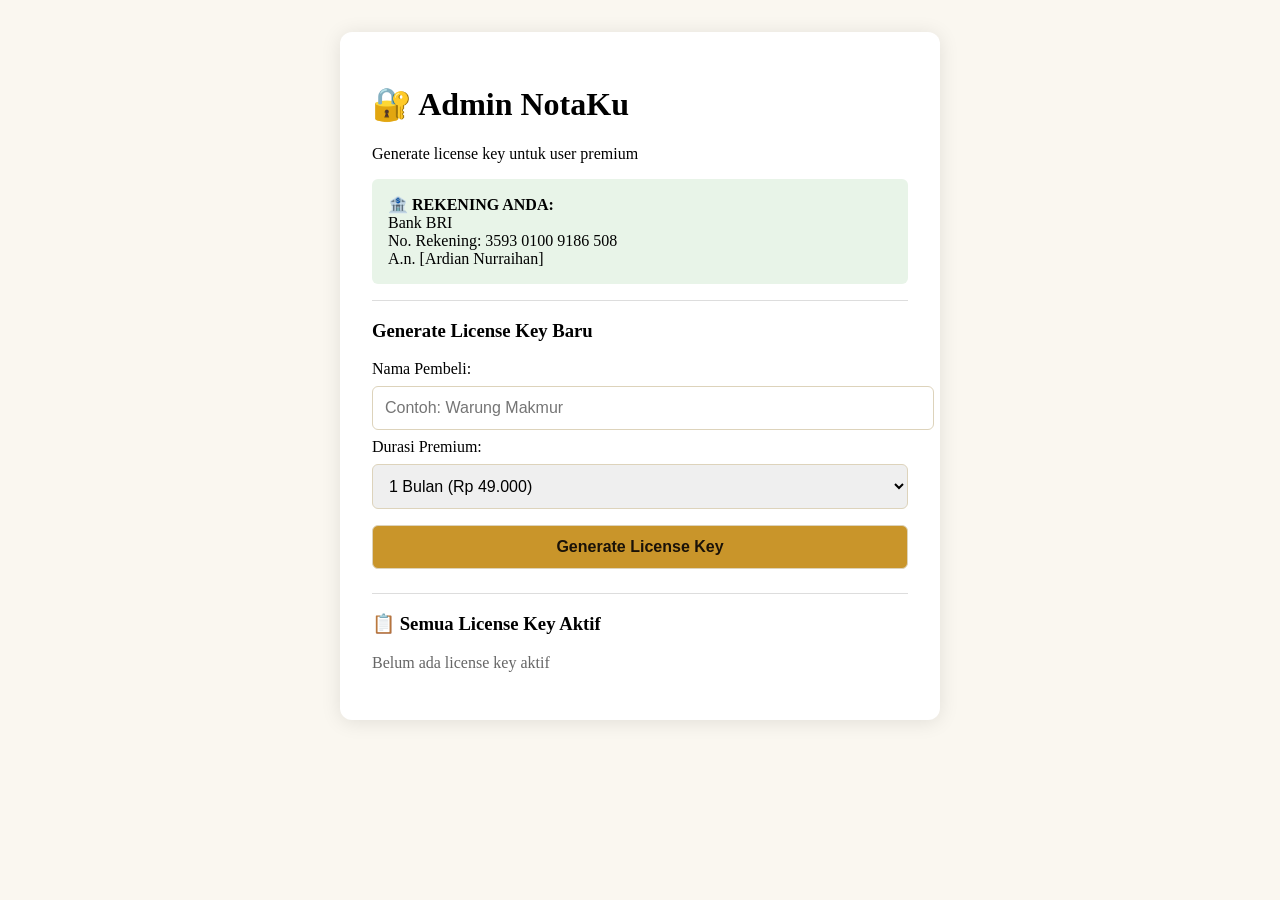
<file: admin-generate-key.html>
<!DOCTYPE html>
<html lang="id">
<head>
    <meta charset="UTF-8">
    <meta name="viewport" content="width=device-width, initial-scale=1.0">
    <title>Admin NotaKu - Generate License Key</title>
    <style>
        body {
            font-family: 'Lora', serif;
            background: #faf7f0;
            padding: 2rem;
            max-width: 600px;
            margin: 0 auto;
        }
        .card {
            background: white;
            border-radius: 12px;
            padding: 2rem;
            box-shadow: 0 2px 20px rgba(0,0,0,0.1);
        }
        input, select, button {
            width: 100%;
            padding: 0.75rem;
            margin: 0.5rem 0;
            border: 1px solid #ddd3bb;
            border-radius: 6px;
            font-size: 1rem;
        }
        button {
            background: #c9952a;
            color: #1a1208;
            font-weight: bold;
            cursor: pointer;
        }
        .generated-key {
            background: #f2ead8;
            padding: 1rem;
            border-radius: 6px;
            font-family: monospace;
            font-size: 1.2rem;
            text-align: center;
            margin: 1rem 0;
        }
        .bank-info {
            background: #e8f4e8;
            padding: 1rem;
            border-radius: 6px;
            margin-bottom: 1rem;
        }
        hr {
            border: none;
            border-top: 1px solid #ddd;
            margin: 1rem 0;
        }
    </style>
</head>
<body>
    <div class="card">
        <h1>🔐 Admin NotaKu</h1>
        <p>Generate license key untuk user premium</p>
        
        <div class="bank-info">
            <strong>🏦 REKENING ANDA:</strong><br>
            Bank BRI<br>
            No. Rekening: 3593 0100 9186 508<br>
            A.n. [Ardian Nurraihan]
        </div>
        
        <hr>
        
        <h3>Generate License Key Baru</h3>
        <label>Nama Pembeli:</label>
        <input type="text" id="buyerName" placeholder="Contoh: Warung Makmur">
        
        <label>Durasi Premium:</label>
        <select id="duration">
            <option value="30">1 Bulan (Rp 49.000)</option>
            <option value="365">1 Tahun (Rp 499.000) - Hemat 15%</option>
        </select>
        
        <button onclick="generateLicenseKey()">Generate License Key</button>
        
        <div id="result" style="display:none;">
            <h3>✅ License Key:</h3>
            <div class="generated-key" id="licenseKey"></div>
            <p style="font-size:0.8rem; color:#666;">Kirim kode ini ke pembeli melalui WhatsApp/Email</p>
        </div>
        
        <hr>
        
        <h3>📋 Semua License Key Aktif</h3>
        <div id="keyList"></div>
    </div>

    <script>
        // Load existing keys dari localStorage
        let allKeys = JSON.parse(localStorage.getItem('notaku_all_license_keys') || '[]');
        
        function saveKeys() {
            localStorage.setItem('notaku_all_license_keys', JSON.stringify(allKeys));
        }
        
        function generateLicenseKey() {
            const buyerName = document.getElementById('buyerName').value.trim();
            const duration = parseInt(document.getElementById('duration').value);
            
            if (!buyerName) {
                alert('Masukkan nama pembeli!');
                return;
            }
            
            // Generate random key format: NOTAKU-XXXX-XXXX-XXXX
            const randomPart = () => Math.random().toString(36).substring(2, 6).toUpperCase();
            const key = `NOTAKU-${randomPart()}-${randomPart()}-${randomPart()}`;
            
            const expiresAt = new Date();
            expiresAt.setDate(expiresAt.getDate() + duration);
            
            const newKey = {
                key: key,
                buyerName: buyerName,
                createdAt: new Date().toISOString(),
                expiresAt: expiresAt.toISOString(),
                duration: duration,
                isActive: true
            };
            
            allKeys.push(newKey);
            saveKeys();
            updatePremiumJS();
            
            // Tampilkan hasil
            document.getElementById('result').style.display = 'block';
            document.getElementById('licenseKey').innerHTML = key;
            
            // Reset form sedikit
            document.getElementById('buyerName').value = '';
            
            // Refresh daftar
            displayAllKeys();
            
            // Copy ke clipboard otomatis
            navigator.clipboard.writeText(key);
            alert('✅ Key berhasil dibuat dan sudah di-copy!');
        }
        
        function displayAllKeys() {
            const container = document.getElementById('keyList');
            const activeKeys = allKeys.filter(k => new Date(k.expiresAt) > new Date());
            
            if (activeKeys.length === 0) {
                container.innerHTML = '<p style="color:#666;">Belum ada license key aktif</p>';
                return;
            }
            
            container.innerHTML = activeKeys.map(k => `
                <div style="border-bottom:1px solid #ddd; padding:0.5rem 0;">
                    <strong>${k.key}</strong><br>
                    Pembeli: ${k.buyerName}<br>
                    Expired: ${new Date(k.expiresAt).toLocaleDateString('id-ID')}
                    <button onclick="deleteKey('${k.key}')" style="background:#c0431a; padding:0.2rem 0.5rem; width:auto; margin-top:0.3rem;">Hapus</button>
                </div>
            `).join('');
        }
        
        function deleteKey(key) {
            if (confirm(`Hapus key ${key}?`)) {
                allKeys = allKeys.filter(k => k.key !== key);
                saveKeys();
                updatePremiumJS();
                displayAllKeys();
            }
        }
        
        function updatePremiumJS() {
            // Update file premium.js dengan keys terbaru
            const activeKeys = allKeys.filter(k => new Date(k.expiresAt) > new Date());
            const validKeysArray = activeKeys.map(k => k.key);
            
            const premiumJSCode = `// premium.js - Sistem License Key (Auto-generated by admin)
const PREMIUM_CONFIG = {
  validKeys: ${JSON.stringify(validKeysArray)},
  
  isPremium: function() {
    const saved = localStorage.getItem('notaku_premium_key');
    return saved && this.validKeys.includes(saved);
  },
  
  activate: function(key) {
    if (this.validKeys.includes(key)) {
      localStorage.setItem('notaku_premium_key', key);
      // Cari expired date dari key yang diaktivasi
      const keyData = ${JSON.stringify(activeKeys)}.find(k => k.key === key);
      if (keyData) {
        localStorage.setItem('notaku_premium_until', keyData.expiresAt);
      } else {
        localStorage.setItem('notaku_premium_until', new Date(Date.now() + 30*24*60*60*1000).toISOString());
      }
      return true;
    }
    return false;
  },
  
  isExpired: function() {
    const until = localStorage.getItem('notaku_premium_until');
    if (!until) return true;
    return new Date(until) < new Date();
  }
};

window.PremiumAPI = PREMIUM_CONFIG;`;
            
            // Tampilkan instruksi update
            console.log('Premium keys updated. Copy kode di bawah ke premium.js');
            document.getElementById('keyList').innerHTML += `
                <div style="background:#ffffcc; padding:1rem; margin-top:1rem;">
                    ⚠️ <strong>PENTING:</strong> Copy kode di bawah dan <strong>ganti isi file premium.js</strong> di GitHub:<br>
                    <textarea id="premiumCode" style="width:100%; height:200px; font-size:10px;">${premiumJSCode}</textarea>
                    <button onclick="copyPremiumCode()" style="margin-top:0.5rem;">Copy Kode</button>
                </div>
            `;
        }
        
        function copyPremiumCode() {
            const code = document.getElementById('premiumCode');
            code.select();
            document.execCommand('copy');
            alert('Kode premium.js sudah di-copy! Sekarang paste di GitHub');
        }
        
        // Tampilkan semua key saat load
        displayAllKeys();
    </script>
</body>
</html>
</file>
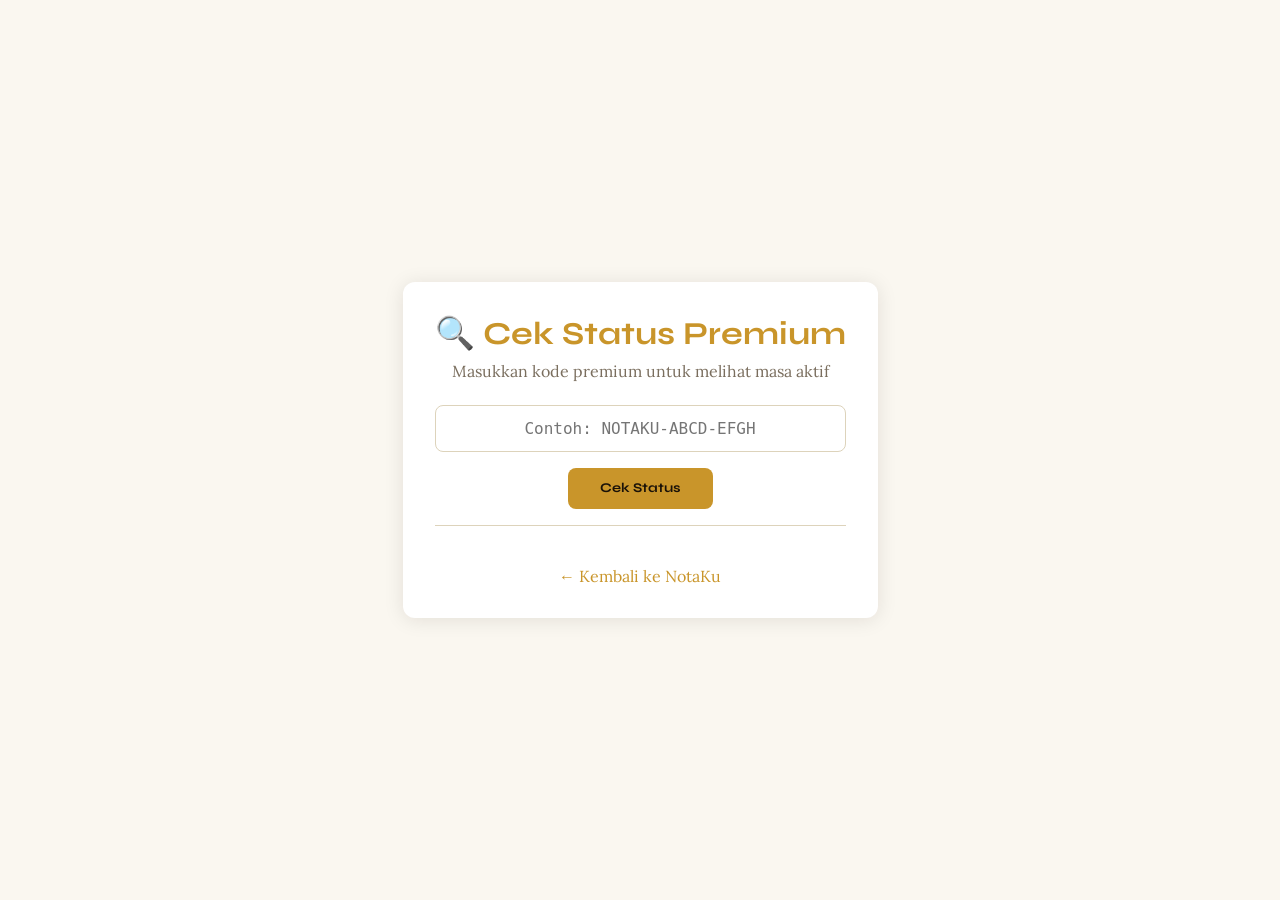
<file: check-premium.html>
<!DOCTYPE html>
<html lang="id">
<head>
  <meta charset="UTF-8" />
  <meta name="viewport" content="width=device-width, initial-scale=1.0"/>
  <title>Cek Status Premium - NotaKu</title>
  <link href="https://fonts.googleapis.com/css2?family=Syne:wght@400;600;700;800&family=Lora:ital,wght@0,400;0,600;1,400&display=swap" rel="stylesheet"/>
  <style>
    * { margin: 0; padding: 0; box-sizing: border-box; }
    body {
      font-family: 'Lora', serif;
      background: #faf7f0;
      color: #1a1208;
      min-height: 100vh;
      display: flex;
      justify-content: center;
      align-items: center;
      padding: 1rem;
    }
    .container {
      max-width: 500px;
      background: white;
      border-radius: 12px;
      padding: 2rem;
      box-shadow: 0 2px 20px rgba(26,18,8,0.1);
      text-align: center;
    }
    h1 {
      font-family: 'Syne', sans-serif;
      color: #c9952a;
      margin-bottom: 0.5rem;
    }
    .subtitle {
      color: #7a6e5e;
      margin-bottom: 1.5rem;
    }
    input {
      width: 100%;
      padding: 0.8rem;
      border: 1.5px solid #ddd3bb;
      border-radius: 8px;
      font-size: 1rem;
      margin-bottom: 1rem;
      font-family: monospace;
      text-align: center;
    }
    button {
      background: #c9952a;
      color: #1a1208;
      border: none;
      padding: 0.8rem 2rem;
      border-radius: 8px;
      font-family: 'Syne', sans-serif;
      font-weight: bold;
      cursor: pointer;
      transition: all 0.2s;
    }
    button:hover {
      background: #e8b84b;
      transform: translateY(-2px);
    }
    .result {
      margin-top: 1.5rem;
      padding: 1rem;
      border-radius: 8px;
      display: none;
    }
    .result.active {
      display: block;
    }
    .premium-active {
      background: #e8f5e8;
      border: 1px solid #2a7a4b;
      color: #2a7a4b;
    }
    .premium-inactive {
      background: #fff3cd;
      border: 1px solid #c9952a;
      color: #856404;
    }
    .premium-expired {
      background: #f8d7da;
      border: 1px solid #c0431a;
      color: #c0431a;
    }
    .back-link {
      display: inline-block;
      margin-top: 1.5rem;
      color: #c9952a;
      text-decoration: none;
    }
    hr { margin: 1rem 0; border: none; border-top: 1px solid #ddd3bb; }
  </style>
</head>
<body>
  <div class="container">
    <h1>🔍 Cek Status Premium</h1>
    <p class="subtitle">Masukkan kode premium untuk melihat masa aktif</p>
    
    <input type="text" id="checkKey" placeholder="Contoh: NOTAKU-ABCD-EFGH" autocomplete="off">
    <button onclick="checkStatus()">Cek Status</button>
    
    <div id="result" class="result"></div>
    
    <hr>
    <a href="/" class="back-link">← Kembali ke NotaKu</a>
  </div>

  <script>
    // Data license keys yang valid (sinkron dengan premium.js)
    const validKeys = ["DEMO-PREMIUM-2025"];
    
    // Data tambahan (bisa ditambah dari localStorage admin)
    let additionalKeys = [];
    
    // Load dari localStorage
    try {
      const saved = localStorage.getItem('notaku_all_license_keys');
      if (saved) {
        const keys = JSON.parse(saved);
        additionalKeys = keys.filter(k => new Date(k.expiresAt) > new Date()).map(k => k.key);
      }
    } catch(e) {}
    
    const allValidKeys = [...validKeys, ...additionalKeys];
    
    function checkStatus() {
      const key = document.getElementById('checkKey').value.trim().toUpperCase();
      const resultDiv = document.getElementById('result');
      
      if (!key) {
        resultDiv.className = 'result premium-inactive active';
        resultDiv.innerHTML = '❌ Masukkan kode premium terlebih dahulu.';
        return;
      }
      
      // Cek apakah kode valid
      if (allValidKeys.includes(key)) {
        // Cek apakah sudah tersimpan di localStorage user
        const savedKey = localStorage.getItem('notaku_premium_key');
        const savedUntil = localStorage.getItem('notaku_premium_until');
        
        if (savedKey === key && savedUntil) {
          const expiryDate = new Date(savedUntil);
          const now = new Date();
          
          if (expiryDate > now) {
            const daysLeft = Math.ceil((expiryDate - now) / (1000 * 60 * 60 * 24));
            resultDiv.className = 'result premium-active active';
            resultDiv.innerHTML = `
              ✅ <strong>PREMIUM AKTIF</strong><br>
              Kode: ${key}<br>
              Masa aktif sampai: ${expiryDate.toLocaleDateString('id-ID')}<br>
              Sisa: ${daysLeft} hari lagi
            `;
          } else {
            resultDiv.className = 'result premium-expired active';
            resultDiv.innerHTML = `
              ⚠️ <strong>PREMIUM KADALUARSA</strong><br>
              Kode: ${key}<br>
              Masa aktif sudah berakhir pada: ${expiryDate.toLocaleDateString('id-ID')}<br>
              Silakan perpanjang premium untuk kembali menikmati fitur eksklusif.
            `;
          }
        } else {
          // Kode valid tapi belum diaktivasi di browser ini
          resultDiv.className = 'result premium-active active';
          resultDiv.innerHTML = `
            ✅ <strong>KODE VALID</strong><br>
            Kode: ${key}<br>
            Kode ini dapat digunakan untuk aktivasi premium.<br>
            Masukkan kode di halaman utama NotaKu pada form "Sudah punya kode premium?".
          `;
        }
      } else {
        resultDiv.className = 'result premium-inactive active';
        resultDiv.innerHTML = `
          ❌ <strong>KODE TIDAK VALID</strong><br>
          Kode "${key}" tidak ditemukan dalam sistem.<br>
          Pastikan kode yang dimasukkan benar atau hubungi admin untuk mendapatkan kode premium.
        `;
      }
    }
    
    // Allow enter key
    document.getElementById('checkKey').addEventListener('keypress', function(e) {
      if (e.key === 'Enter') checkStatus();
    });
  </script>
</body>
</html>
</file>
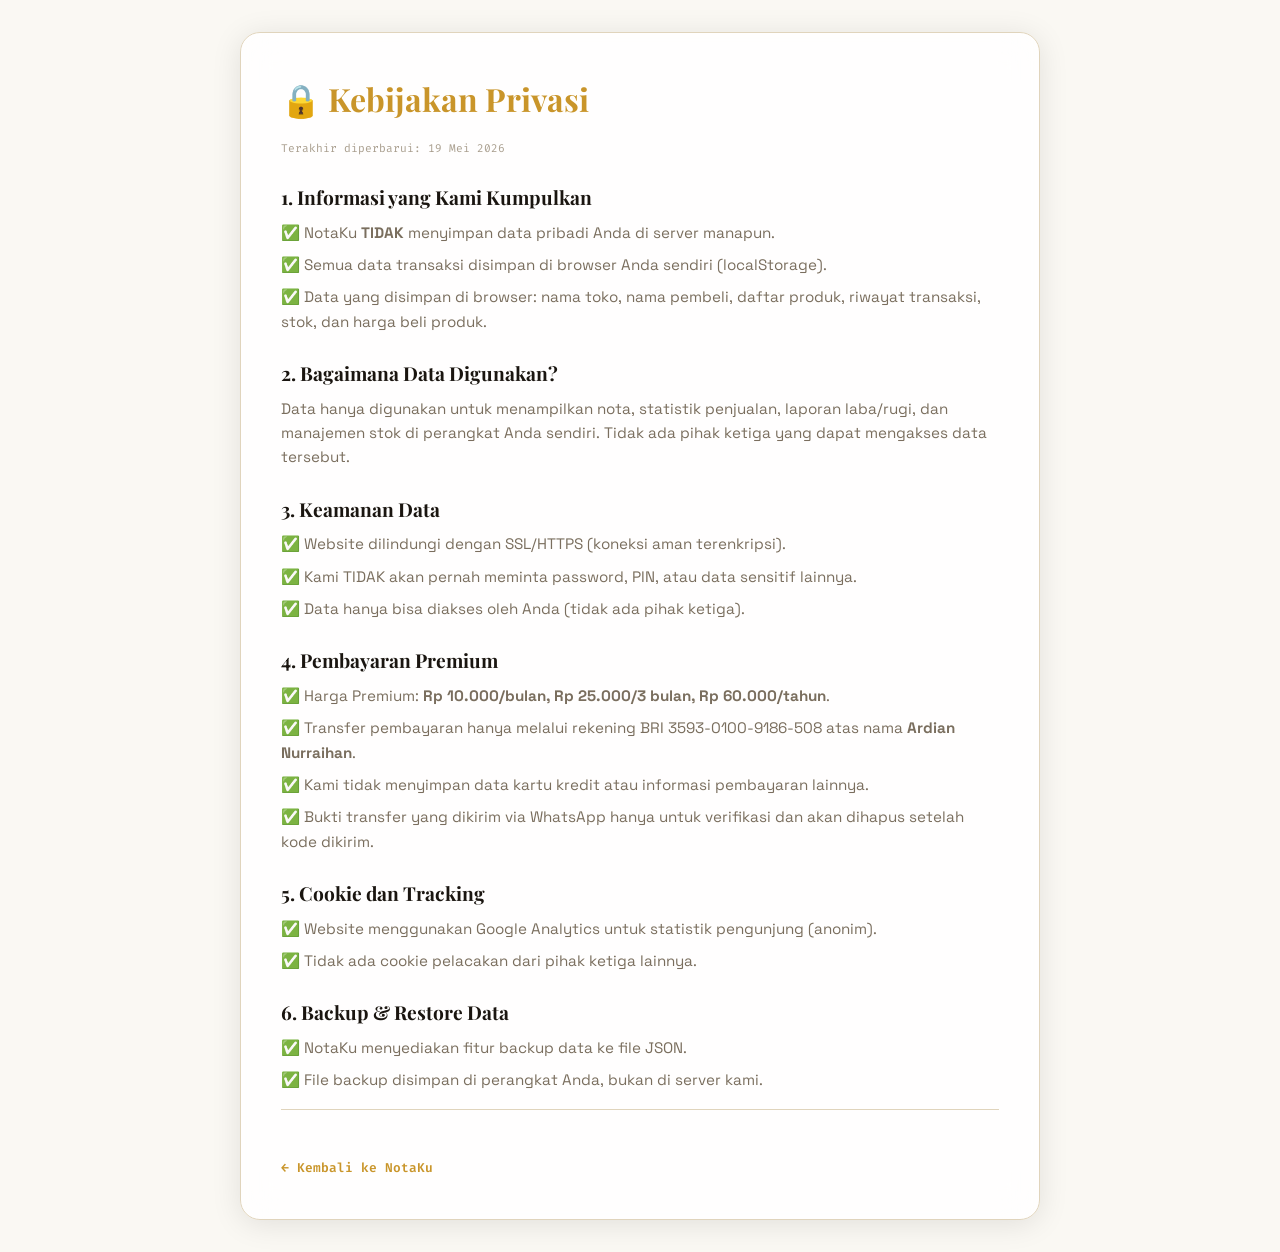
<file: privacy.html>
<!DOCTYPE html>
<html lang="id">
<head>
  <meta charset="UTF-8" />
  <meta name="viewport" content="width=device-width, initial-scale=1.0, viewport-fit=cover" />
  <title>Kebijakan Privasi - NotaKu</title>
  <link href="https://fonts.googleapis.com/css2?family=Playfair+Display:ital,wght@0,400;0,700;0,900;1,400;1,700&family=Space+Grotesk:wght@300;400;500;600;700&family=Fira+Code:wght@300;400;500&display=swap" rel="stylesheet"/>
  <style>
    * { margin: 0; padding: 0; box-sizing: border-box; }
    body {
      font-family: 'Space Grotesk', system-ui, sans-serif;
      background: #faf8f3;
      color: #0d0b08;
      line-height: 1.6;
      padding: 2rem;
    }
    .container {
      max-width: 800px;
      margin: 0 auto;
      background: rgba(255,255,255,0.85);
      backdrop-filter: blur(20px);
      border: 1px solid #e0d4bc;
      border-radius: 20px;
      padding: 2.5rem;
      box-shadow: 0 4px 30px rgba(13,11,8,0.1);
    }
    h1 {
      font-family: 'Playfair Display', Georgia, serif;
      color: #c9952a;
      font-size: 2rem;
      margin-bottom: 1rem;
    }
    h2 {
      font-family: 'Playfair Display', Georgia, serif;
      font-size: 1.2rem;
      margin: 1.5rem 0 0.5rem 0;
      color: #1a1510;
    }
    p, li {
      color: #7a6e5e;
      margin-bottom: 0.5rem;
      font-size: 0.95rem;
    }
    ul { margin-left: 1.5rem; margin-bottom: 1rem; }
    .back-link {
      display: inline-block;
      margin-top: 2rem;
      color: #c9952a;
      text-decoration: none;
      font-weight: 600;
      font-family: 'Fira Code', monospace;
      font-size: 0.8rem;
    }
    .back-link:hover { text-decoration: underline; }
    hr { margin: 1rem 0; border: none; border-top: 1px solid #e0d4bc; }
    .last-updated {
      font-family: 'Fira Code', monospace;
      font-size: 0.7rem;
      color: #a99e8e;
      margin-bottom: 1.5rem;
    }
  </style>
</head>
<body>
  <div class="container">
    <h1>🔒 Kebijakan Privasi</h1>
    <p class="last-updated">Terakhir diperbarui: 19 Mei 2026</p>
    
    <h2>1. Informasi yang Kami Kumpulkan</h2>
    <p>✅ NotaKu <strong>TIDAK</strong> menyimpan data pribadi Anda di server manapun.</p>
    <p>✅ Semua data transaksi disimpan di browser Anda sendiri (localStorage).</p>
    <p>✅ Data yang disimpan di browser: nama toko, nama pembeli, daftar produk, riwayat transaksi, stok, dan harga beli produk.</p>
    
    <h2>2. Bagaimana Data Digunakan?</h2>
    <p>Data hanya digunakan untuk menampilkan nota, statistik penjualan, laporan laba/rugi, dan manajemen stok di perangkat Anda sendiri. Tidak ada pihak ketiga yang dapat mengakses data tersebut.</p>
    
    <h2>3. Keamanan Data</h2>
    <p>✅ Website dilindungi dengan SSL/HTTPS (koneksi aman terenkripsi).</p>
    <p>✅ Kami TIDAK akan pernah meminta password, PIN, atau data sensitif lainnya.</p>
    <p>✅ Data hanya bisa diakses oleh Anda (tidak ada pihak ketiga).</p>
    
    <h2>4. Pembayaran Premium</h2>
    <p>✅ Harga Premium: <strong>Rp 10.000/bulan, Rp 25.000/3 bulan, Rp 60.000/tahun</strong>.</p>
    <p>✅ Transfer pembayaran hanya melalui rekening BRI 3593-0100-9186-508 atas nama <strong>Ardian Nurraihan</strong>.</p>
    <p>✅ Kami tidak menyimpan data kartu kredit atau informasi pembayaran lainnya.</p>
    <p>✅ Bukti transfer yang dikirim via WhatsApp hanya untuk verifikasi dan akan dihapus setelah kode dikirim.</p>
    
    <h2>5. Cookie dan Tracking</h2>
    <p>✅ Website menggunakan Google Analytics untuk statistik pengunjung (anonim).</p>
    <p>✅ Tidak ada cookie pelacakan dari pihak ketiga lainnya.</p>
    
    <h2>6. Backup & Restore Data</h2>
    <p>✅ NotaKu menyediakan fitur backup data ke file JSON.</p>
    <p>✅ File backup disimpan di perangkat Anda, bukan di server kami.</p>
    
    <hr>
    <a href="/" class="back-link">← Kembali ke NotaKu</a>
  </div>
</body>
</html>
</file>
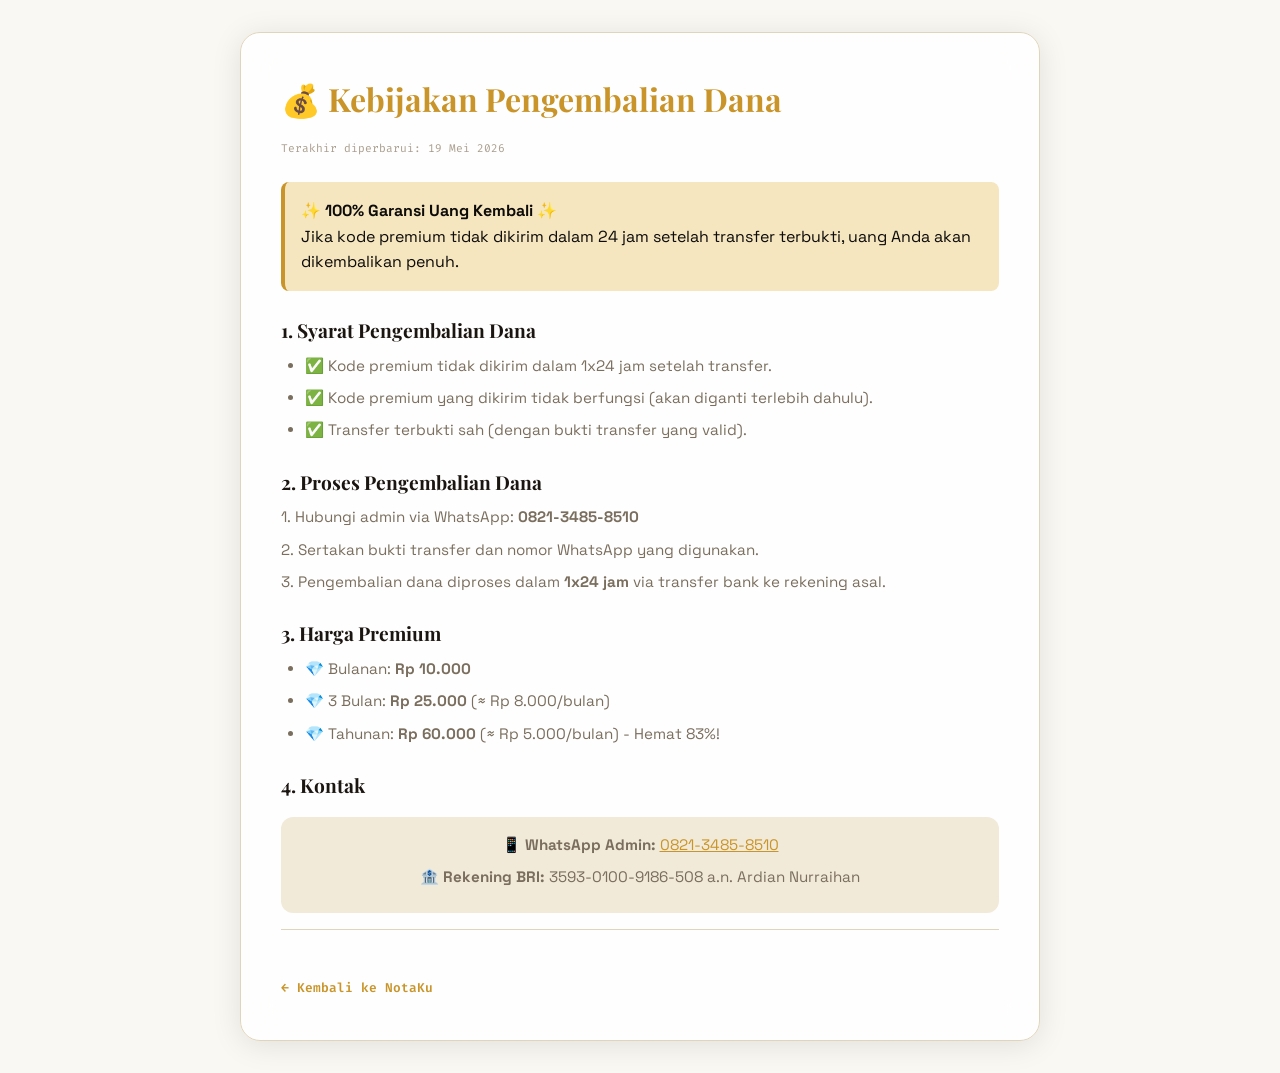
<file: refund.html>
<!DOCTYPE html>
<html lang="id">
<head>
  <meta charset="UTF-8" />
  <meta name="viewport" content="width=device-width, initial-scale=1.0, viewport-fit=cover" />
  <title>Kebijakan Pengembalian Dana - NotaKu</title>
  <link href="https://fonts.googleapis.com/css2?family=Playfair+Display:ital,wght@0,400;0,700;0,900;1,400;1,700&family=Space+Grotesk:wght@300;400;500;600;700&family=Fira+Code:wght@300;400;500&display=swap" rel="stylesheet"/>
  <style>
    * { margin: 0; padding: 0; box-sizing: border-box; }
    body {
      font-family: 'Space Grotesk', system-ui, sans-serif;
      background: #faf8f3;
      color: #0d0b08;
      line-height: 1.6;
      padding: 2rem;
    }
    .container {
      max-width: 800px;
      margin: 0 auto;
      background: rgba(255,255,255,0.85);
      backdrop-filter: blur(20px);
      border: 1px solid #e0d4bc;
      border-radius: 20px;
      padding: 2.5rem;
      box-shadow: 0 4px 30px rgba(13,11,8,0.1);
    }
    h1 {
      font-family: 'Playfair Display', Georgia, serif;
      color: #c9952a;
      font-size: 2rem;
      margin-bottom: 1rem;
    }
    h2 {
      font-family: 'Playfair Display', Georgia, serif;
      font-size: 1.2rem;
      margin: 1.5rem 0 0.5rem 0;
      color: #1a1510;
    }
    p, li {
      color: #7a6e5e;
      margin-bottom: 0.5rem;
      font-size: 0.95rem;
    }
    ul { margin-left: 1.5rem; margin-bottom: 1rem; }
    .back-link {
      display: inline-block;
      margin-top: 2rem;
      color: #c9952a;
      text-decoration: none;
      font-weight: 600;
      font-family: 'Fira Code', monospace;
      font-size: 0.8rem;
    }
    .back-link:hover { text-decoration: underline; }
    hr { margin: 1rem 0; border: none; border-top: 1px solid #e0d4bc; }
    .warning {
      background: #f5e6c0;
      border-left: 4px solid #c9952a;
      padding: 1rem;
      border-radius: 8px;
      margin: 1rem 0;
    }
    .last-updated {
      font-family: 'Fira Code', monospace;
      font-size: 0.7rem;
      color: #a99e8e;
      margin-bottom: 1.5rem;
    }
    .contact {
      background: #f2ead8;
      padding: 1rem;
      border-radius: 12px;
      margin-top: 1rem;
      text-align: center;
    }
  </style>
</head>
<body>
  <div class="container">
    <h1>💰 Kebijakan Pengembalian Dana</h1>
    <p class="last-updated">Terakhir diperbarui: 19 Mei 2026</p>
    
    <div class="warning">
      <strong>✨ 100% Garansi Uang Kembali ✨</strong><br/>
      Jika kode premium tidak dikirim dalam 24 jam setelah transfer terbukti, uang Anda akan dikembalikan penuh.
    </div>
    
    <h2>1. Syarat Pengembalian Dana</h2>
    <ul>
      <li>✅ Kode premium tidak dikirim dalam 1x24 jam setelah transfer.</li>
      <li>✅ Kode premium yang dikirim tidak berfungsi (akan diganti terlebih dahulu).</li>
      <li>✅ Transfer terbukti sah (dengan bukti transfer yang valid).</li>
    </ul>
    
    <h2>2. Proses Pengembalian Dana</h2>
    <p>1. Hubungi admin via WhatsApp: <strong>0821-3485-8510</strong></p>
    <p>2. Sertakan bukti transfer dan nomor WhatsApp yang digunakan.</p>
    <p>3. Pengembalian dana diproses dalam <strong>1x24 jam</strong> via transfer bank ke rekening asal.</p>
    
    <h2>3. Harga Premium</h2>
    <ul>
      <li>💎 Bulanan: <strong>Rp 10.000</strong></li>
      <li>💎 3 Bulan: <strong>Rp 25.000</strong> (≈ Rp 8.000/bulan)</li>
      <li>💎 Tahunan: <strong>Rp 60.000</strong> (≈ Rp 5.000/bulan) - Hemat 83%!</li>
    </ul>
    
    <h2>4. Kontak</h2>
    <div class="contact">
      <p>📱 <strong>WhatsApp Admin:</strong> <a href="https://wa.me/6282134858510" style="color: #c9952a;">0821-3485-8510</a></p>
      <p>🏦 <strong>Rekening BRI:</strong> 3593-0100-9186-508 a.n. Ardian Nurraihan</p>
    </div>
    
    <hr>
    <a href="/" class="back-link">← Kembali ke NotaKu</a>
  </div>
</body>
</html>
</file>
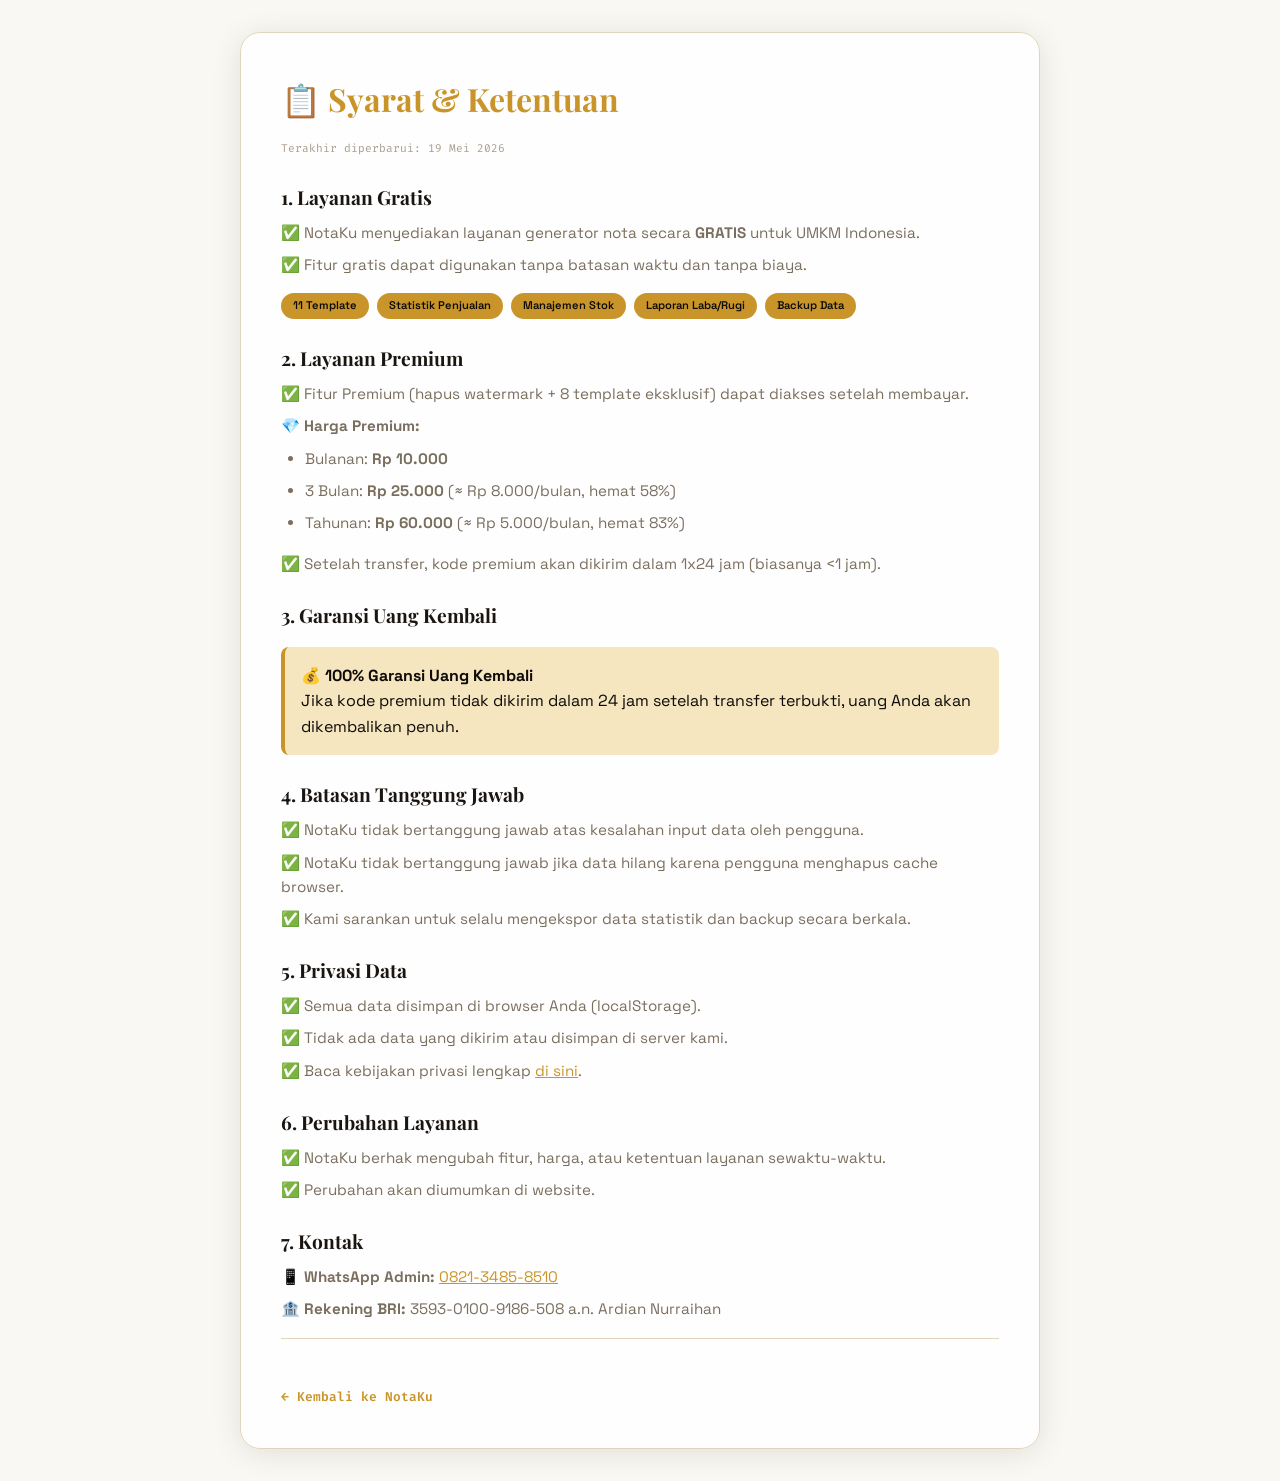
<file: terms.html>
<!DOCTYPE html>
<html lang="id">
<head>
  <meta charset="UTF-8" />
  <meta name="viewport" content="width=device-width, initial-scale=1.0, viewport-fit=cover" />
  <title>Syarat & Ketentuan - NotaKu</title>
  <link href="https://fonts.googleapis.com/css2?family=Playfair+Display:ital,wght@0,400;0,700;0,900;1,400;1,700&family=Space+Grotesk:wght@300;400;500;600;700&family=Fira+Code:wght@300;400;500&display=swap" rel="stylesheet"/>
  <style>
    * { margin: 0; padding: 0; box-sizing: border-box; }
    body {
      font-family: 'Space Grotesk', system-ui, sans-serif;
      background: #faf8f3;
      color: #0d0b08;
      line-height: 1.6;
      padding: 2rem;
    }
    .container {
      max-width: 800px;
      margin: 0 auto;
      background: rgba(255,255,255,0.85);
      backdrop-filter: blur(20px);
      border: 1px solid #e0d4bc;
      border-radius: 20px;
      padding: 2.5rem;
      box-shadow: 0 4px 30px rgba(13,11,8,0.1);
    }
    h1 {
      font-family: 'Playfair Display', Georgia, serif;
      color: #c9952a;
      font-size: 2rem;
      margin-bottom: 1rem;
    }
    h2 {
      font-family: 'Playfair Display', Georgia, serif;
      font-size: 1.2rem;
      margin: 1.5rem 0 0.5rem 0;
      color: #1a1510;
    }
    p, li {
      color: #7a6e5e;
      margin-bottom: 0.5rem;
      font-size: 0.95rem;
    }
    ul { margin-left: 1.5rem; margin-bottom: 1rem; }
    .back-link {
      display: inline-block;
      margin-top: 2rem;
      color: #c9952a;
      text-decoration: none;
      font-weight: 600;
      font-family: 'Fira Code', monospace;
      font-size: 0.8rem;
    }
    .back-link:hover { text-decoration: underline; }
    hr { margin: 1rem 0; border: none; border-top: 1px solid #e0d4bc; }
    .warning {
      background: #f5e6c0;
      border-left: 4px solid #c9952a;
      padding: 1rem;
      border-radius: 8px;
      margin: 1rem 0;
    }
    .last-updated {
      font-family: 'Fira Code', monospace;
      font-size: 0.7rem;
      color: #a99e8e;
      margin-bottom: 1.5rem;
    }
    .feature-list {
      display: flex;
      flex-wrap: wrap;
      gap: 0.5rem;
      margin: 1rem 0;
    }
    .feature-badge {
      background: #c9952a;
      color: #0d0b08;
      padding: 0.25rem 0.75rem;
      border-radius: 999px;
      font-size: 0.7rem;
      font-weight: 600;
    }
  </style>
</head>
<body>
  <div class="container">
    <h1>📋 Syarat & Ketentuan</h1>
    <p class="last-updated">Terakhir diperbarui: 19 Mei 2026</p>
    
    <h2>1. Layanan Gratis</h2>
    <p>✅ NotaKu menyediakan layanan generator nota secara <strong>GRATIS</strong> untuk UMKM Indonesia.</p>
    <p>✅ Fitur gratis dapat digunakan tanpa batasan waktu dan tanpa biaya.</p>
    <div class="feature-list">
      <span class="feature-badge">11 Template</span>
      <span class="feature-badge">Statistik Penjualan</span>
      <span class="feature-badge">Manajemen Stok</span>
      <span class="feature-badge">Laporan Laba/Rugi</span>
      <span class="feature-badge">Backup Data</span>
    </div>
    
    <h2>2. Layanan Premium</h2>
    <p>✅ Fitur Premium (hapus watermark + 8 template eksklusif) dapat diakses setelah membayar.</p>
    <p><strong>💎 Harga Premium:</strong></p>
    <ul>
      <li>Bulanan: <strong>Rp 10.000</strong></li>
      <li>3 Bulan: <strong>Rp 25.000</strong> (≈ Rp 8.000/bulan, hemat 58%)</li>
      <li>Tahunan: <strong>Rp 60.000</strong> (≈ Rp 5.000/bulan, hemat 83%)</li>
    </ul>
    <p>✅ Setelah transfer, kode premium akan dikirim dalam 1x24 jam (biasanya &lt;1 jam).</p>
    
    <h2>3. Garansi Uang Kembali</h2>
    <div class="warning">
      <strong>💰 100% Garansi Uang Kembali</strong><br/>
      Jika kode premium tidak dikirim dalam 24 jam setelah transfer terbukti, uang Anda akan dikembalikan penuh.
    </div>
    
    <h2>4. Batasan Tanggung Jawab</h2>
    <p>✅ NotaKu tidak bertanggung jawab atas kesalahan input data oleh pengguna.</p>
    <p>✅ NotaKu tidak bertanggung jawab jika data hilang karena pengguna menghapus cache browser.</p>
    <p>✅ Kami sarankan untuk selalu mengekspor data statistik dan backup secara berkala.</p>
    
    <h2>5. Privasi Data</h2>
    <p>✅ Semua data disimpan di browser Anda (localStorage).</p>
    <p>✅ Tidak ada data yang dikirim atau disimpan di server kami.</p>
    <p>✅ Baca kebijakan privasi lengkap <a href="/privacy.html" style="color:#c9952a;">di sini</a>.</p>
    
    <h2>6. Perubahan Layanan</h2>
    <p>✅ NotaKu berhak mengubah fitur, harga, atau ketentuan layanan sewaktu-waktu.</p>
    <p>✅ Perubahan akan diumumkan di website.</p>
    
    <h2>7. Kontak</h2>
    <p>📱 <strong>WhatsApp Admin:</strong> <a href="https://wa.me/6282134858510" style="color:#c9952a;">0821-3485-8510</a></p>
    <p>🏦 <strong>Rekening BRI:</strong> 3593-0100-9186-508 a.n. Ardian Nurraihan</p>
    
    <hr>
    <a href="/" class="back-link">← Kembali ke NotaKu</a>
  </div>
</body>
</html>
</file>
